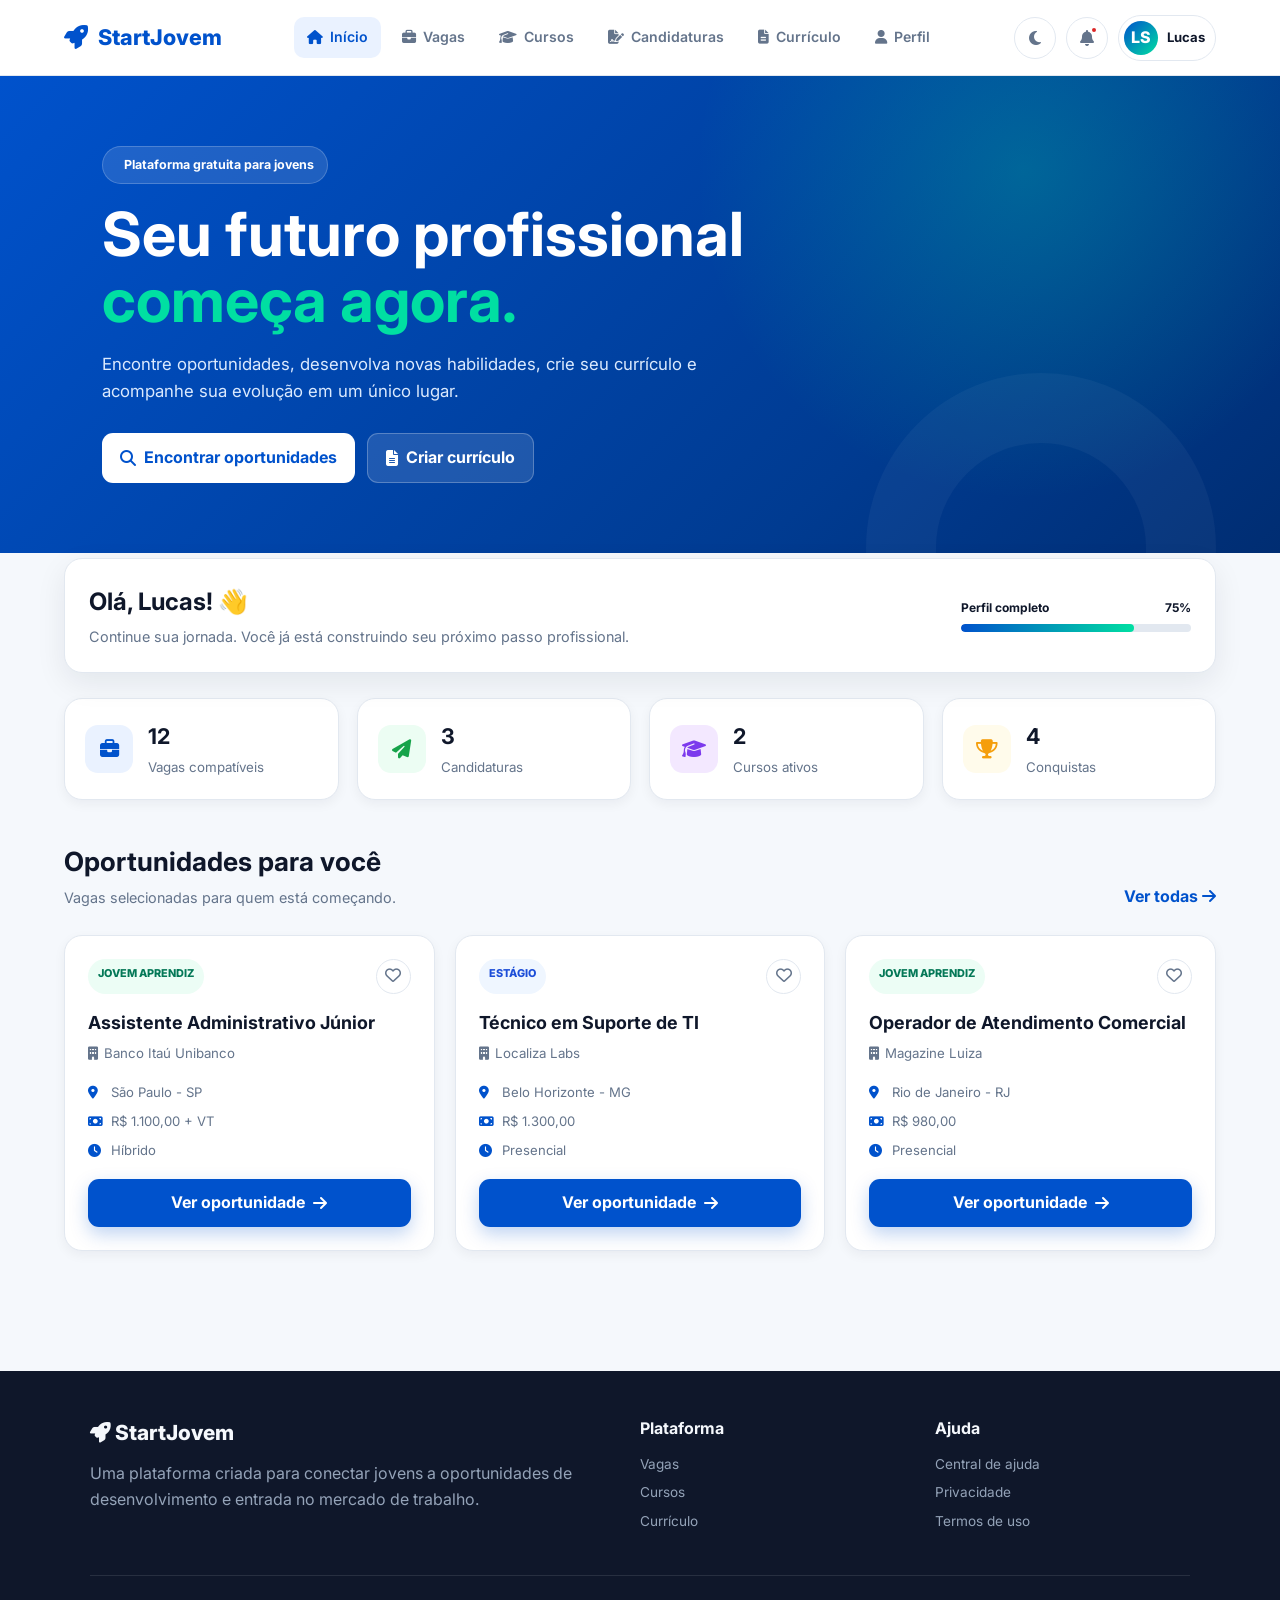
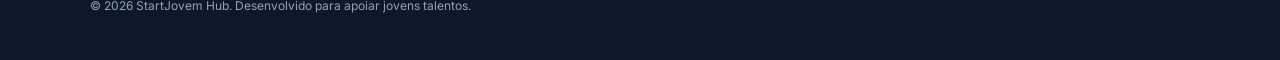
<file: index.html>
<!DOCTYPE html>
<html lang="pt-BR">

<head>

    <meta charset="UTF-8">
    <meta name="viewport" content="width=device-width, initial-scale=1.0">

    <title>StartJovem | Seu futuro começa agora</title>

    <link rel="preconnect" href="https://fonts.googleapis.com">
    <link rel="preconnect" href="https://fonts.gstatic.com" crossorigin>

    <link href="https://fonts.googleapis.com/css2?family=Inter:wght@400;500;600;700;800&display=swap" rel="stylesheet">

    <link rel="stylesheet" href="https://cdnjs.cloudflare.com/ajax/libs/font-awesome/6.5.2/css/all.min.css">

    <link rel="stylesheet" href="style.css">

</head>

<body>

    <!-- =========================================================
         HEADER
    ========================================================= -->

    <header>

        <div class="logo" onclick="navegar('home')">

            <i class="fa-solid fa-rocket"></i>

            StartJovem

        </div>

        <nav>

            <ul>

                <li>
                    <a id="menu-home" class="active-menu" onclick="navegar('home')">
                        <i class="fa-solid fa-house"></i>
                        <span>Início</span>
                    </a>
                </li>

                <li>
                    <a id="menu-vagas" onclick="navegar('vagas')">
                        <i class="fa-solid fa-briefcase"></i>
                        <span>Vagas</span>
                    </a>
                </li>

                <li>
                    <a id="menu-cursos" onclick="navegar('cursos')">
                        <i class="fa-solid fa-graduation-cap"></i>
                        <span>Cursos</span>
                    </a>
                </li>

                <li>
                    <a id="menu-candidaturas" onclick="navegar('candidaturas')">
                        <i class="fa-solid fa-file-signature"></i>
                        <span>Candidaturas</span>
                    </a>
                </li>

                <li>
                    <a id="menu-curriculo" onclick="navegar('curriculo')">
                        <i class="fa-solid fa-file-lines"></i>
                        <span>Currículo</span>
                    </a>
                </li>

                <li>
                    <a id="menu-perfil" onclick="navegar('perfil')">
                        <i class="fa-solid fa-user"></i>
                        <span>Perfil</span>
                    </a>
                </li>

            </ul>

        </nav>

        <div class="header-actions">

            <button class="icon-btn" onclick="alternarTema()" title="Alternar tema">
                <i id="theme-icon" class="fa-solid fa-moon"></i>
            </button>

            <button class="icon-btn" onclick="toggleNotificacoes()" title="Notificações">

                <i class="fa-solid fa-bell"></i>

                <span class="notification-dot"></span>

            </button>

            <div class="profile-mini" onclick="navegar('perfil')">

                <div class="avatar">
                    LS
                </div>

                <span>Lucas</span>

            </div>

        </div>

    </header>

    <!-- =========================================================
         NOTIFICAÇÕES
    ========================================================= -->

    <div class="notification-panel" id="notification-panel">

        <div class="notification-header">

            <strong>Notificações</strong>

            <button class="icon-btn" style="width:30px;height:30px;" onclick="toggleNotificacoes()">
                <i class="fa-solid fa-xmark"></i>
            </button>

        </div>

        <div class="notification" onclick="navegar('candidaturas');toggleNotificacoes()">

            <div class="notification-icon">
                <i class="fa-solid fa-file-circle-check"></i>
            </div>

            <div>

                <p>
                    Sua candidatura está em análise.
                </p>

                <small>
                    Assistente Administrativo
                </small>

            </div>

        </div>

        <div class="notification" onclick="navegar('cursos');toggleNotificacoes()">

            <div class="notification-icon">
                <i class="fa-solid fa-graduation-cap"></i>
            </div>

            <div>

                <p>
                    Novo curso disponível para você.
                </p>

                <small>
                    JavaScript e Algoritmos
                </small>

            </div>

        </div>

        <div class="notification">

            <div class="notification-icon">
                <i class="fa-solid fa-trophy"></i>
            </div>

            <div>

                <p>
                    Você está próximo de conquistar uma nova medalha!
                </p>

                <small>
                    Continue seus cursos.
                </small>

            </div>

        </div>

    </div>

    <!-- =========================================================
         HOME
    ========================================================= -->

    <div id="page-home" class="page active">

        <section class="hero">

            <div class="hero-content">

                <div class="hero-tag">

                    <i class="fa-solid fa-sparkles"></i>

                    Plataforma gratuita para jovens

                </div>

                <h1>
                    Seu futuro profissional
                    <span>começa agora.</span>
                </h1>

                <p>
                    Encontre oportunidades, desenvolva novas habilidades,
                    crie seu currículo e acompanhe sua evolução em um
                    único lugar.
                </p>

                <div class="hero-actions">

                    <button class="btn btn-white" onclick="navegar('vagas')">

                        <i class="fa-solid fa-magnifying-glass"></i>

                        Encontrar oportunidades

                    </button>

                    <button class="btn"
                        style="background:rgba(255,255,255,.12);color:white;border:1px solid rgba(255,255,255,.25)"
                        onclick="navegar('curriculo')">

                        <i class="fa-solid fa-file-lines"></i>

                        Criar currículo

                    </button>

                </div>

            </div>

            <div class="hero-shape"></div>

        </section>

        <main class="container">

            <div class="welcome-card">

                <div>

                    <h2>
                        Olá, Lucas! 👋
                    </h2>

                    <p>
                        Continue sua jornada. Você já está construindo
                        seu próximo passo profissional.
                    </p>

                </div>

                <div class="progress-mini">

                    <div class="progress-info">

                        <span>
                            Perfil completo
                        </span>

                        <strong>
                            75%
                        </strong>

                    </div>

                    <div class="progress-bar">

                        <span style="width:75%"></span>

                    </div>

                </div>

            </div>

            <div class="stats-grid">

                <div class="stat-card">

                    <div class="stat-icon">
                        <i class="fa-solid fa-briefcase"></i>
                    </div>

                    <div>

                        <strong id="stat-vagas">
                            12
                        </strong>

                        <small>
                            Vagas compatíveis
                        </small>

                    </div>

                </div>

                <div class="stat-card">

                    <div class="stat-icon">
                        <i class="fa-solid fa-paper-plane"></i>
                    </div>

                    <div>

                        <strong id="stat-candidaturas">
                            3
                        </strong>

                        <small>
                            Candidaturas
                        </small>

                    </div>

                </div>

                <div class="stat-card">

                    <div class="stat-icon">
                        <i class="fa-solid fa-graduation-cap"></i>
                    </div>

                    <div>

                        <strong>
                            2
                        </strong>

                        <small>
                            Cursos ativos
                        </small>

                    </div>

                </div>

                <div class="stat-card">

                    <div class="stat-icon">
                        <i class="fa-solid fa-trophy"></i>
                    </div>

                    <div>

                        <strong>
                            4
                        </strong>

                        <small>
                            Conquistas
                        </small>

                    </div>

                </div>

            </div>

            <section>

                <div class="section-header">

                    <div class="section-title">

                        <h2>
                            Oportunidades para você
                        </h2>

                        <p>
                            Vagas selecionadas para quem está começando.
                        </p>

                    </div>

                    <a class="section-link" onclick="navegar('vagas')">
                        Ver todas
                        <i class="fa-solid fa-arrow-right"></i>
                    </a>

                </div>

                <div class="grid">

                    <article class="card">

                        <div>

                            <div class="card-top">

                                <span class="badge badge-aprendiz">
                                    Jovem Aprendiz
                                </span>

                                <button class="favorite" onclick="favoritar(this)">
                                    <i class="fa-regular fa-heart"></i>
                                </button>

                            </div>

                            <h3>
                                Assistente Administrativo Júnior
                            </h3>

                            <p class="company">
                                <i class="fa-solid fa-building"></i>
                                Banco Itaú Unibanco
                            </p>

                            <div class="card-details">

                                <p>
                                    <i class="fa-solid fa-location-dot"></i>
                                    São Paulo - SP
                                </p>

                                <p>
                                    <i class="fa-solid fa-money-bill"></i>
                                    R$ 1.100,00 + VT
                                </p>

                                <p>
                                    <i class="fa-solid fa-clock"></i>
                                    Híbrido
                                </p>

                            </div>

                        </div>

                        <button class="btn btn-primary" onclick="verVaga(
                                'Assistente Administrativo Júnior',
                                'Banco Itaú Unibanco',
                                'São Paulo - SP',
                                'R$ 1.100,00 + VT'
                            )">
                            Ver oportunidade
                            <i class="fa-solid fa-arrow-right"></i>
                        </button>

                    </article>

                    <article class="card">

                        <div>

                            <div class="card-top">

                                <span class="badge badge-estagio">
                                    Estágio
                                </span>

                                <button class="favorite" onclick="favoritar(this)">
                                    <i class="fa-regular fa-heart"></i>
                                </button>

                            </div>

                            <h3>
                                Técnico em Suporte de TI
                            </h3>

                            <p class="company">
                                <i class="fa-solid fa-building"></i>
                                Localiza Labs
                            </p>

                            <div class="card-details">

                                <p>
                                    <i class="fa-solid fa-location-dot"></i>
                                    Belo Horizonte - MG
                                </p>

                                <p>
                                    <i class="fa-solid fa-money-bill"></i>
                                    R$ 1.300,00
                                </p>

                                <p>
                                    <i class="fa-solid fa-clock"></i>
                                    Presencial
                                </p>

                            </div>

                        </div>

                        <button class="btn btn-primary" onclick="verVaga(
                                'Técnico em Suporte de TI',
                                'Localiza Labs',
                                'Belo Horizonte - MG',
                                'R$ 1.300,00'
                            )">
                            Ver oportunidade
                            <i class="fa-solid fa-arrow-right"></i>
                        </button>

                    </article>

                    <article class="card">

                        <div>

                            <div class="card-top">

                                <span class="badge badge-aprendiz">
                                    Jovem Aprendiz
                                </span>

                                <button class="favorite" onclick="favoritar(this)">
                                    <i class="fa-regular fa-heart"></i>
                                </button>

                            </div>

                            <h3>
                                Operador de Atendimento Comercial
                            </h3>

                            <p class="company">
                                <i class="fa-solid fa-building"></i>
                                Magazine Luiza
                            </p>

                            <div class="card-details">

                                <p>
                                    <i class="fa-solid fa-location-dot"></i>
                                    Rio de Janeiro - RJ
                                </p>

                                <p>
                                    <i class="fa-solid fa-money-bill"></i>
                                    R$ 980,00
                                </p>

                                <p>
                                    <i class="fa-solid fa-clock"></i>
                                    Presencial
                                </p>

                            </div>

                        </div>

                        <button class="btn btn-primary" onclick="verVaga(
                                'Operador de Atendimento Comercial',
                                'Magazine Luiza',
                                'Rio de Janeiro - RJ',
                                'R$ 980,00'
                            )">
                            Ver oportunidade
                            <i class="fa-solid fa-arrow-right"></i>
                        </button>

                    </article>

                </div>

            </section>

        </main>

    </div>

    <!-- =========================================================
         VAGAS
    ========================================================= -->

    <div id="page-vagas" class="page">

        <main class="container">

            <div class="section-header">

                <div class="section-title">

                    <h2>
                        Mural de oportunidades
                    </h2>

                    <p>
                        Encontre vagas de acordo com seus interesses.
                    </p>

                </div>

                <span id="contador-vagas" style="color:var(--gray);font-size:.85rem;">
                    6 oportunidades
                </span>

            </div>

            <div class="search-panel">

                <div class="input-wrapper">

                    <i class="fa-solid fa-magnifying-glass"></i>

                    <input id="busca-vaga" type="text" placeholder="Cargo, empresa ou palavra-chave..."
                        oninput="filtrarVagas()">

                </div>

                <select id="filtro-tipo" onchange="filtrarVagas()">

                    <option value="">
                        Todos os tipos
                    </option>

                    <option value="aprendiz">
                        Jovem Aprendiz
                    </option>

                    <option value="estagio">
                        Estágio
                    </option>

                </select>

                <select id="filtro-local" onchange="filtrarVagas()">

                    <option value="">
                        Todas as localidades
                    </option>

                    <option value="São Paulo">
                        São Paulo
                    </option>

                    <option value="Belo Horizonte">
                        Belo Horizonte
                    </option>

                    <option value="Rio de Janeiro">
                        Rio de Janeiro
                    </option>

                    <option value="Recife">
                        Recife
                    </option>

                </select>

                <button class="btn btn-primary" onclick="limparFiltros()">
                    Limpar
                </button>

            </div>

            <div class="grid" id="lista-vagas">

                <article class="card vaga-card" data-tipo="aprendiz" data-local="São Paulo"
                    data-search="assistente administrativo itaú banco">

                    <div>

                        <div class="card-top">

                            <span class="badge badge-aprendiz">
                                Jovem Aprendiz
                            </span>

                            <button class="favorite" onclick="favoritar(this)">
                                <i class="fa-regular fa-heart"></i>
                            </button>

                        </div>

                        <h3>
                            Assistente Administrativo Júnior
                        </h3>

                        <p class="company">
                            Banco Itaú Unibanco
                        </p>

                        <div class="card-details">

                            <p>
                                <i class="fa-solid fa-location-dot"></i>
                                São Paulo - SP
                            </p>

                            <p>
                                <i class="fa-solid fa-money-bill"></i>
                                R$ 1.100,00 + VT
                            </p>

                        </div>

                    </div>

                    <button class="btn btn-primary" onclick="verVaga(
                            'Assistente Administrativo Júnior',
                            'Banco Itaú Unibanco',
                            'São Paulo - SP',
                            'R$ 1.100,00 + VT'
                        )">
                        Visualizar
                    </button>

                </article>

                <article class="card vaga-card" data-tipo="estagio" data-local="Belo Horizonte"
                    data-search="suporte ti tecnologia localiza">

                    <div>

                        <div class="card-top">

                            <span class="badge badge-estagio">
                                Estágio
                            </span>

                            <button class="favorite" onclick="favoritar(this)">
                                <i class="fa-regular fa-heart"></i>
                            </button>

                        </div>

                        <h3>
                            Técnico em Suporte de TI
                        </h3>

                        <p class="company">
                            Localiza Labs
                        </p>

                        <div class="card-details">

                            <p>
                                <i class="fa-solid fa-location-dot"></i>
                                Belo Horizonte - MG
                            </p>

                            <p>
                                <i class="fa-solid fa-money-bill"></i>
                                R$ 1.300,00
                            </p>

                        </div>

                    </div>

                    <button class="btn btn-primary" onclick="verVaga(
                            'Técnico em Suporte de TI',
                            'Localiza Labs',
                            'Belo Horizonte - MG',
                            'R$ 1.300,00'
                        )">
                        Visualizar
                    </button>

                </article>

                <article class="card vaga-card" data-tipo="aprendiz" data-local="Rio de Janeiro"
                    data-search="operador atendimento comercial magazine luiza">

                    <div>

                        <div class="card-top">

                            <span class="badge badge-aprendiz">
                                Jovem Aprendiz
                            </span>

                            <button class="favorite" onclick="favoritar(this)">
                                <i class="fa-regular fa-heart"></i>
                            </button>

                        </div>

                        <h3>
                            Operador de Atendimento Comercial
                        </h3>

                        <p class="company">
                            Magazine Luiza
                        </p>

                        <div class="card-details">

                            <p>
                                <i class="fa-solid fa-location-dot"></i>
                                Rio de Janeiro - RJ
                            </p>

                            <p>
                                <i class="fa-solid fa-money-bill"></i>
                                R$ 980,00
                            </p>

                        </div>

                    </div>

                    <button class="btn btn-primary" onclick="verVaga(
                            'Operador de Atendimento Comercial',
                            'Magazine Luiza',
                            'Rio de Janeiro - RJ',
                            'R$ 980,00'
                        )">
                        Visualizar
                    </button>

                </article>

                <article class="card vaga-card" data-tipo="estagio" data-local="Recife"
                    data-search="desenvolvedor web programação javascript">

                    <div>

                        <div class="card-top">

                            <span class="badge badge-estagio">
                                Estágio
                            </span>

                            <button class="favorite" onclick="favoritar(this)">
                                <i class="fa-regular fa-heart"></i>
                            </button>

                        </div>

                        <h3>
                            Estagiário de Desenvolvimento Web
                        </h3>

                        <p class="company">
                            Tech Nordeste
                        </p>

                        <div class="card-details">

                            <p>
                                <i class="fa-solid fa-location-dot"></i>
                                Recife - PE
                            </p>

                            <p>
                                <i class="fa-solid fa-money-bill"></i>
                                R$ 1.450,00
                            </p>

                        </div>

                    </div>

                    <button class="btn btn-primary" onclick="verVaga(
                            'Estagiário de Desenvolvimento Web',
                            'Tech Nordeste',
                            'Recife - PE',
                            'R$ 1.450,00'
                        )">
                        Visualizar
                    </button>

                </article>

                <article class="card vaga-card" data-tipo="aprendiz" data-local="São Paulo"
                    data-search="marketing social media aprendiz">

                    <div>

                        <div class="card-top">

                            <span class="badge badge-aprendiz">
                                Jovem Aprendiz
                            </span>

                            <button class="favorite" onclick="favoritar(this)">
                                <i class="fa-regular fa-heart"></i>
                            </button>

                        </div>

                        <h3>
                            Assistente de Marketing
                        </h3>

                        <p class="company">
                            Agência Criativa
                        </p>

                        <div class="card-details">

                            <p>
                                <i class="fa-solid fa-location-dot"></i>
                                São Paulo - SP
                            </p>

                            <p>
                                <i class="fa-solid fa-money-bill"></i>
                                R$ 1.050,00
                            </p>

                        </div>

                    </div>

                    <button class="btn btn-primary" onclick="verVaga(
                            'Assistente de Marketing',
                            'Agência Criativa',
                            'São Paulo - SP',
                            'R$ 1.050,00'
                        )">
                        Visualizar
                    </button>

                </article>

                <article class="card vaga-card" data-tipo="estagio" data-local="Recife"
                    data-search="designer ux ui design">

                    <div>

                        <div class="card-top">

                            <span class="badge badge-estagio">
                                Estágio
                            </span>

                            <button class="favorite" onclick="favoritar(this)">
                                <i class="fa-regular fa-heart"></i>
                            </button>

                        </div>

                        <h3>
                            Estagiário de UX/UI Design
                        </h3>

                        <p class="company">
                            Studio Digital
                        </p>

                        <div class="card-details">

                            <p>
                                <i class="fa-solid fa-location-dot"></i>
                                Recife - PE
                            </p>

                            <p>
                                <i class="fa-solid fa-money-bill"></i>
                                R$ 1.250,00
                            </p>

                        </div>

                    </div>

                    <button class="btn btn-primary" onclick="verVaga(
                            'Estagiário de UX/UI Design',
                            'Studio Digital',
                            'Recife - PE',
                            'R$ 1.250,00'
                        )">
                        Visualizar
                    </button>

                </article>

            </div>

        </main>

    </div>

    <!-- =========================================================
         DETALHE DA VAGA
    ========================================================= -->

    <div id="page-vaga-detalhe" class="page">

        <main class="container">

            <button class="btn" onclick="navegar('vagas')" style="margin-bottom:20px;">
                <i class="fa-solid fa-arrow-left"></i>
                Voltar para vagas
            </button>

            <section class="vaga-detalhe-box">

                <div class="vaga-header">

                    <div>

                        <span class="badge badge-estagio">
                            Inscrições abertas
                        </span>

                        <h2 id="detalhe-vaga-titulo">
                            Título da vaga
                        </h2>

                        <p id="detalhe-vaga-empresa">
                            Empresa
                        </p>

                    </div>

                    <button class="btn btn-primary" onclick="candidatar()">
                        <i class="fa-solid fa-paper-plane"></i>
                        Candidatar-se
                    </button>

                </div>

                <div class="vaga-info-grid">

                    <div class="info-box">

                        <small>
                            Local
                        </small>

                        <strong id="detalhe-vaga-local">
                            -
                        </strong>

                    </div>

                    <div class="info-box">

                        <small>
                            Remuneração
                        </small>

                        <strong id="detalhe-vaga-salario">
                            -
                        </strong>

                    </div>

                    <div class="info-box">

                        <small>
                            Modalidade
                        </small>

                        <strong>
                            A definir pela empresa
                        </strong>

                    </div>

                </div>

                <div class="vaga-conteudo">

                    <h3>
                        <i class="fa-solid fa-circle-info"></i>
                        Sobre a oportunidade
                    </h3>

                    <p>
                        Esta oportunidade foi cadastrada para jovens
                        que desejam iniciar ou desenvolver sua experiência
                        profissional.
                    </p>

                    <h3>
                        <i class="fa-solid fa-list-check"></i>
                        Atividades
                    </h3>

                    <ul>

                        <li>
                            Apoio às atividades administrativas.
                        </li>

                        <li>
                            Organização de documentos e informações.
                        </li>

                        <li>
                            Utilização de ferramentas digitais.
                        </li>

                        <li>
                            Atendimento e suporte à equipe.
                        </li>

                    </ul>

                    <h3>
                        <i class="fa-solid fa-graduation-cap"></i>
                        Requisitos
                    </h3>

                    <ul>

                        <li>
                            Estar estudando ou ter formação compatível.
                        </li>

                        <li>
                            Interesse em desenvolvimento profissional.
                        </li>

                        <li>
                            Conhecimentos básicos de informática.
                        </li>

                    </ul>

                </div>

            </section>

        </main>

    </div>

    <!-- =========================================================
         CURSOS
    ========================================================= -->

    <div id="page-cursos" class="page">

        <main class="container">

            <div class="section-header">

                <div class="section-title">

                    <h2>
                        Centro de capacitação
                    </h2>

                    <p>
                        Aprenda novas habilidades gratuitamente.
                    </p>

                </div>

            </div>

            <div class="grid">

                <article class="card">

                    <div>

                        <span class="badge badge-curso">
                            Tecnologia
                        </span>

                        <h3>
                            Desenvolvimento Web
                        </h3>

                        <p class="company">
                            StartJovem Academy
                        </p>

                        <div class="card-details">

                            <p>
                                <i class="fa-solid fa-clock"></i>
                                20 horas
                            </p>

                            <p>
                                <i class="fa-solid fa-certificate"></i>
                                Certificado
                            </p>

                        </div>

                        <div class="course-progress">

                            <div class="course-progress-top">

                                <span>
                                    Progresso
                                </span>

                                <strong>
                                    65%
                                </strong>

                            </div>

                            <div class="progress-bar">

                                <span style="width:65%"></span>

                            </div>

                        </div>

                    </div>

                    <button class="btn btn-secondary" onclick="verCurso(
                            'Desenvolvimento Web',
                            'StartJovem Academy'
                        )">
                        Continuar curso
                    </button>

                </article>

                <article class="card">

                    <div>

                        <span class="badge badge-curso">
                            Gestão
                        </span>

                        <h3>
                            Excel para o mercado de trabalho
                        </h3>

                        <p class="company">
                            Fundação Bradesco Virtual
                        </p>

                        <div class="card-details">

                            <p>
                                <i class="fa-solid fa-clock"></i>
                                15 horas
                            </p>

                            <p>
                                <i class="fa-solid fa-certificate"></i>
                                Certificado
                            </p>

                        </div>

                        <div class="course-progress">

                            <div class="course-progress-top">

                                <span>
                                    Progresso
                                </span>

                                <strong>
                                    25%
                                </strong>

                            </div>

                            <div class="progress-bar">

                                <span style="width:25%"></span>

                            </div>

                        </div>

                    </div>

                    <button class="btn btn-secondary" onclick="verCurso(
                            'Excel para o mercado de trabalho',
                            'Fundação Bradesco Virtual'
                        )">
                        Continuar curso
                    </button>

                </article>

                <article class="card">

                    <div>

                        <span class="badge badge-curso">
                            Carreira
                        </span>

                        <h3>
                            Comunicação profissional
                        </h3>

                        <p class="company">
                            StartJovem Academy
                        </p>

                        <div class="card-details">

                            <p>
                                <i class="fa-solid fa-clock"></i>
                                8 horas
                            </p>

                            <p>
                                <i class="fa-solid fa-certificate"></i>
                                Certificado
                            </p>

                        </div>

                    </div>

                    <button class="btn btn-secondary" onclick="verCurso(
                            'Comunicação profissional',
                            'StartJovem Academy'
                        )">
                        Começar curso
                    </button>

                </article>

            </div>

        </main>

    </div>

    <!-- =========================================================
         PLAYER
    ========================================================= -->

    <div id="page-curso-player" class="page">

        <main class="container">

            <button class="btn" onclick="navegar('cursos')" style="margin-bottom:20px;">
                <i class="fa-solid fa-arrow-left"></i>
                Voltar aos cursos
            </button>

            <div class="section-header">

                <div class="section-title">

                    <h2 id="player-curso-titulo">
                        Nome do curso
                    </h2>

                    <p id="player-curso-escola">
                        Instituição
                    </p>

                </div>

            </div>

            <div class="curso-container">

                <div>

                    <div class="video-player" onclick="aulaConcluida()">

                        <i class="fa-solid fa-circle-play"></i>

                        <p>
                            Clique para iniciar a aula
                        </p>

                    </div>

                    <div style="
                        background:var(--white);
                        border:1px solid var(--border);
                        border-radius:16px;
                        padding:20px;
                        margin-top:15px;
                        ">

                        <strong>
                            Progresso do curso
                        </strong>

                        <div class="progress-bar" style="margin-top:10px;">

                            <span id="player-progress" style="width:65%"></span>

                        </div>

                    </div>

                </div>

                <aside class="playlist">

                    <h4>
                        Conteúdo do curso
                    </h4>

                    <div class="aula-item assistida">

                        <i class="fa-solid fa-circle-check"></i>

                        Módulo 01: Introdução

                    </div>

                    <div class="aula-item">

                        <i class="fa-solid fa-circle-play"></i>

                        Módulo 02: Fundamentos

                    </div>

                    <div class="aula-item">

                        <i class="fa-solid fa-circle-play"></i>

                        Módulo 03: Projeto prático

                    </div>

                    <div class="aula-item">

                        <i class="fa-solid fa-circle-play"></i>

                        Módulo 04: Avaliação

                    </div>

                    <div class="aula-item">

                        <i class="fa-solid fa-certificate"></i>

                        Certificado

                    </div>

                </aside>

            </div>

        </main>

    </div>

    <!-- =========================================================
         CANDIDATURAS
    ========================================================= -->

    <div id="page-candidaturas" class="page">

        <main class="container">

            <div class="section-header">

                <div class="section-title">

                    <h2>
                        Minhas candidaturas
                    </h2>

                    <p>
                        Acompanhe cada etapa dos processos seletivos.
                    </p>

                </div>

            </div>

            <div class="application-card">

                <div>

                    <span class="badge badge-aprendiz">
                        Jovem Aprendiz
                    </span>

                    <h3 style="margin-top:8px;">
                        Assistente Administrativo Júnior
                    </h3>

                    <p class="application-company">
                        Banco Itaú Unibanco • São Paulo - SP
                    </p>

                </div>

                <span class="status status-analysis">
                    Em análise
                </span>

            </div>

            <div class="application-card">

                <div>

                    <span class="badge badge-estagio">
                        Estágio
                    </span>

                    <h3 style="margin-top:8px;">
                        Técnico em Suporte de TI
                    </h3>

                    <p class="application-company">
                        Localiza Labs • Belo Horizonte - MG
                    </p>

                </div>

                <span class="status status-interview">
                    Entrevista
                </span>

            </div>

            <div class="application-card">

                <div>

                    <span class="badge badge-aprendiz">
                        Jovem Aprendiz
                    </span>

                    <h3 style="margin-top:8px;">
                        Operador de Atendimento
                    </h3>

                    <p class="application-company">
                        Magazine Luiza • Rio de Janeiro - RJ
                    </p>

                </div>

                <span class="status status-approved">
                    Aprovada
                </span>

            </div>

        </main>

    </div>

    <!-- =========================================================
         CURRÍCULO
    ========================================================= -->

    <div id="page-curriculo" class="page">

        <main class="container">

            <div class="section-header">

                <div class="section-title">

                    <h2>
                        Criador de currículo
                    </h2>

                    <p>
                        Preencha seus dados e veja o resultado em tempo real.
                    </p>

                </div>

            </div>

            <div class="gerador-container">

                <form class="formulario" onsubmit="event.preventDefault()">

                    <div class="form-group">

                        <label>
                            Nome completo
                        </label>

                        <input id="in-nome" type="text" placeholder="Ex: Lucas Henrique Souza" oninput="atualizarCV()">

                    </div>

                    <div class="form-group">

                        <label>
                            E-mail
                        </label>

                        <input id="in-email" type="email" placeholder="lucas@email.com" oninput="atualizarCV()">

                    </div>

                    <div class="form-group">

                        <label>
                            Telefone
                        </label>

                        <input id="in-tel" type="tel" placeholder="(81) 99999-9999" oninput="atualizarCV()">

                    </div>

                    <div class="form-group">

                        <label>
                            Cidade
                        </label>

                        <input id="in-cidade" type="text" placeholder="Sua cidade" oninput="atualizarCV()">

                    </div>

                    <div class="form-group">

                        <label>
                            Formação
                        </label>

                        <input id="in-escola" type="text" placeholder="Ensino Médio - 2º ano" oninput="atualizarCV()">

                    </div>

                    <div class="form-group">

                        <label>
                            Objetivo profissional
                        </label>

                        <textarea id="in-objetivo" rows="4" placeholder="Descreva seu objetivo..."
                            oninput="atualizarCV()"></textarea>

                    </div>

                    <div class="form-group">

                        <label>
                            Habilidades
                        </label>

                        <textarea id="in-hab" rows="4" placeholder="Ex: HTML, CSS, comunicação..."
                            oninput="atualizarCV()"></textarea>

                    </div>

                    <button class="btn btn-primary" style="width:100%;" onclick="window.print()">

                        <i class="fa-solid fa-print"></i>

                        Exportar / Imprimir PDF

                    </button>

                </form>

                <section class="preview-cv" id="curriculo-preview">

                    <div class="cv-header">

                        <h2 id="cv-nome">
                            SEU NOME COMPLETO
                        </h2>

                        <p>

                            <i class="fa-solid fa-envelope"></i>

                            <span id="cv-email">
                                contato@seuprovedor.com
                            </span>

                            &nbsp; | &nbsp;

                            <i class="fa-solid fa-phone"></i>

                            <span id="cv-tel">
                                (00) 00000-0000
                            </span>

                            &nbsp; | &nbsp;

                            <span id="cv-cidade">
                                Sua cidade
                            </span>

                        </p>

                    </div>

                    <div class="cv-secao">

                        <h4>
                            Objetivo profissional
                        </h4>

                        <p id="cv-objetivo">
                            Insira seu objetivo profissional no painel
                            ao lado.
                        </p>

                    </div>

                    <div class="cv-secao">

                        <h4>
                            Formação
                        </h4>

                        <p id="cv-escola">
                            Informação acadêmica em aberto.
                        </p>

                    </div>

                    <div class="cv-secao">

                        <h4>
                            Competências
                        </h4>

                        <p id="cv-hab">
                            Indique suas competências técnicas e
                            comportamentais.
                        </p>

                    </div>

                </section>

            </div>

        </main>

    </div>

    <!-- =========================================================
         PERFIL
    ========================================================= -->

    <div id="page-perfil" class="page">

        <main class="container">

            <div class="section-header">

                <div class="section-title">

                    <h2>
                        Meu perfil
                    </h2>

                    <p>
                        Gerencie suas informações e acompanhe seu progresso.
                    </p>

                </div>

            </div>

            <div class="profile-layout">

                <aside class="profile-card">

                    <div class="profile-avatar">
                        LS
                    </div>

                    <h3>
                        Lucas Henrique
                    </h3>

                    <p>
                        Jovem em desenvolvimento profissional
                    </p>

                    <div class="profile-menu">

                        <button>
                            <i class="fa-solid fa-user"></i>
                            Informações pessoais
                        </button>

                        <button>
                            <i class="fa-solid fa-bell"></i>
                            Notificações
                        </button>

                        <button>
                            <i class="fa-solid fa-lock"></i>
                            Segurança
                        </button>

                    </div>

                </aside>

                <section class="profile-content">

                    <h3>
                        Informações do perfil
                    </h3>

                    <p style="
                        color:var(--gray);
                        margin:5px 0 25px;
                        ">
                        Essas informações ajudam a plataforma a
                        apresentar oportunidades mais relevantes.
                    </p>

                    <div class="form-group">

                        <label>
                            Nome
                        </label>

                        <input type="text" value="Lucas Henrique">

                    </div>

                    <div class="form-group">

                        <label>
                            E-mail
                        </label>

                        <input type="email" value="lucas@email.com">

                    </div>

                    <div class="form-group">

                        <label>
                            Área de interesse
                        </label>

                        <select>

                            <option>
                                Tecnologia
                            </option>

                            <option>
                                Administração
                            </option>

                            <option>
                                Marketing
                            </option>

                            <option>
                                Design
                            </option>

                        </select>

                    </div>

                    <button class="btn btn-primary" onclick="mostrarToast('Perfil atualizado com sucesso!')">
                        <i class="fa-solid fa-check"></i>
                        Salvar alterações
                    </button>

                </section>

            </div>

        </main>

    </div>

    <!-- =========================================================
         FOOTER
    ========================================================= -->

    <footer>

        <div class="footer-grid">

            <div>

                <div class="footer-logo">

                    <i class="fa-solid fa-rocket"></i>

                    StartJovem

                </div>

                <p>
                    Uma plataforma criada para conectar jovens
                    a oportunidades de desenvolvimento e entrada
                    no mercado de trabalho.
                </p>

            </div>

            <div>

                <h4>
                    Plataforma
                </h4>

                <a onclick="navegar('vagas')">
                    Vagas
                </a>

                <a onclick="navegar('cursos')">
                    Cursos
                </a>

                <a onclick="navegar('curriculo')">
                    Currículo
                </a>

            </div>

            <div>

                <h4>
                    Ajuda
                </h4>

                <a>
                    Central de ajuda
                </a>

                <a>
                    Privacidade
                </a>

                <a>
                    Termos de uso
                </a>

            </div>

        </div>

        <div class="footer-bottom">

            © 2026 StartJovem Hub.
            Desenvolvido para apoiar jovens talentos.

        </div>

    </footer>

    <div id="toast-container"></div>

</body>

<script src="java.js"></script>

</html>
</file>
<file: style.css>
/* =========================================================
    RESET
========================================================= */

* {
    margin: 0;
    padding: 0;
    box-sizing: border-box;
}

:root {

    --primary: #0052cc;
    --primary-dark: #003b91;
    --primary-light: #eaf2ff;

    --secondary: #00dfa2;
    --secondary-dark: #00b985;

    --dark: #0f172a;
    --dark-2: #1e293b;

    --light: #f5f8fc;
    --white: #ffffff;

    --gray: #64748b;
    --gray-light: #94a3b8;
    --border: #e2e8f0;

    --green: #16a34a;
    --yellow: #f59e0b;
    --red: #dc2626;
    --purple: #7c3aed;

    --shadow-sm: 0 4px 12px rgba(15, 23, 42, .05);
    --shadow: 0 10px 30px rgba(15, 23, 42, .08);
    --shadow-lg: 0 20px 50px rgba(15, 23, 42, .12);

    --radius: 18px;

    --header-height: 76px;
}

body.dark {

    --light: #0b1220;
    --white: #111c2d;

    --dark: #f8fafc;
    --dark-2: #e2e8f0;

    --gray: #a9b5c6;
    --gray-light: #7d8ba0;

    --border: #263449;

    --shadow-sm: 0 4px 12px rgba(0, 0, 0, .2);
    --shadow: 0 10px 30px rgba(0, 0, 0, .25);
}

html {
    scroll-behavior: smooth;
}

body {
    font-family: 'Inter', sans-serif;
    background: var(--light);
    color: var(--dark);
    line-height: 1.6;
    min-height: 100vh;
}

button,
input,
textarea,
select {
    font: inherit;
}

button {
    cursor: pointer;
}

a {
    text-decoration: none;
}

/* =========================================================
    SPA
========================================================= */

.page {
    display: none;
    min-height: 70vh;
    animation: pageIn .35s ease;
}

.page.active {
    display: block;
}

@keyframes pageIn {

    from {
        opacity: 0;
        transform: translateY(8px);
    }

    to {
        opacity: 1;
        transform: translateY(0);
    }

}

/* =========================================================
    HEADER
========================================================= */

header {

    height: var(--header-height);

    position: sticky;
    top: 0;
    z-index: 1000;

    background: rgba(255, 255, 255, .92);

    backdrop-filter: blur(16px);

    border-bottom: 1px solid var(--border);

    display: flex;
    align-items: center;
    justify-content: space-between;

    padding: 0 5%;
}

body.dark header {
    background: rgba(17, 28, 45, .92);
}

.logo {

    display: flex;
    align-items: center;
    gap: 10px;

    color: var(--primary);

    font-size: 1.35rem;
    font-weight: 800;

    cursor: pointer;
}

.logo i {
    font-size: 1.5rem;
}

nav ul {

    display: flex;
    align-items: center;
    gap: 8px;

    list-style: none;
}

nav a {

    display: flex;
    align-items: center;
    gap: 7px;

    padding: 9px 13px;

    border-radius: 10px;

    color: var(--gray);

    font-size: .88rem;
    font-weight: 600;

    cursor: pointer;

    transition: .2s;
}

nav a:hover,
nav a.active-menu {

    color: var(--primary);
    background: var(--primary-light);
}

.header-actions {

    display: flex;
    align-items: center;
    gap: 10px;
}

.icon-btn {

    width: 42px;
    height: 42px;

    border: 1px solid var(--border);
    border-radius: 50%;

    background: var(--white);
    color: var(--gray);

    display: grid;
    place-items: center;

    position: relative;

    transition: .2s;
}

.icon-btn:hover {

    color: var(--primary);
    border-color: var(--primary);
    transform: translateY(-2px);
}

.notification-dot {

    position: absolute;

    width: 8px;
    height: 8px;

    border-radius: 50%;

    background: var(--red);

    top: 8px;
    right: 9px;

    border: 2px solid var(--white);
}

.profile-mini {

    display: flex;
    align-items: center;
    gap: 9px;

    padding: 5px 10px 5px 5px;

    border: 1px solid var(--border);
    border-radius: 50px;

    cursor: pointer;
}

.avatar {

    width: 34px;
    height: 34px;

    border-radius: 50%;

    display: grid;
    place-items: center;

    background: linear-gradient(135deg,
            var(--primary),
            var(--secondary));

    color: white;

    font-weight: 800;
}

.profile-mini span {
    font-size: .82rem;
    font-weight: 700;
}

/* =========================================================
    CONTAINER
========================================================= */

.container {

    width: min(1400px, 90%);
    margin: auto;

    padding: 40px 0 70px;
}

/* =========================================================
    HERO
========================================================= */

.hero {

    position: relative;
    overflow: hidden;

    min-height: 390px;

    display: flex;
    align-items: center;

    padding: 70px 8%;

    color: white;

    background:
        radial-gradient(circle at 80% 20%,
            rgba(0, 223, 162, .25),
            transparent 30%),
        linear-gradient(135deg,
            #0052cc,
            #003b91 70%,
            #002d72);
}

.hero-content {
    max-width: 750px;
    position: relative;
    z-index: 2;
}

.hero-tag {

    display: inline-flex;
    align-items: center;
    gap: 8px;

    padding: 8px 13px;

    border-radius: 50px;

    background: rgba(255, 255, 255, .12);

    border: 1px solid rgba(255, 255, 255, .2);

    font-size: .78rem;
    font-weight: 700;

    margin-bottom: 18px;
}

.hero h1 {

    font-size: clamp(2.1rem, 5vw, 3.8rem);
    line-height: 1.08;

    margin-bottom: 18px;
}

.hero h1 span {
    color: var(--secondary);
}

.hero p {

    max-width: 650px;

    color: #dbeafe;

    font-size: 1.05rem;

    margin-bottom: 28px;
}

.hero-actions {

    display: flex;
    flex-wrap: wrap;
    gap: 12px;
}

.hero-shape {

    position: absolute;

    width: 350px;
    height: 350px;

    border: 70px solid rgba(255, 255, 255, .04);

    border-radius: 50%;

    right: 5%;
    bottom: -170px;
}

/* =========================================================
    BUTTONS
========================================================= */

.btn {

    border: none;

    min-height: 44px;

    padding: 11px 18px;

    border-radius: 11px;

    background: #eef2f7;
    color: var(--dark);

    font-weight: 700;

    display: inline-flex;
    align-items: center;
    justify-content: center;
    gap: 8px;

    transition: .2s;
}

.btn:hover {
    transform: translateY(-2px);
    cursor: pointer;
}

.btn-primary {

    background: var(--primary);
    color: white;

    box-shadow: 0 7px 18px rgba(0, 82, 204, .25);
}

.btn-primary:hover {
    background: var(--primary-dark);
}

.btn-secondary {

    background: var(--secondary);
    color: #063b2d;
}

.btn-outline {

    background: transparent;

    color: var(--primary);

    border: 1px solid var(--primary);
}

.btn-white {

    background: white;
    color: var(--primary);
}

/* =========================================================
    DASHBOARD
========================================================= */

.welcome-card {

    margin-top: -35px;

    position: relative;
    z-index: 5;

    background: var(--white);

    border: 1px solid var(--border);

    border-radius: var(--radius);

    box-shadow: var(--shadow);

    padding: 24px;

    display: flex;
    justify-content: space-between;
    align-items: center;

    gap: 20px;
}

.welcome-card h2 {
    margin-bottom: 4px;
}

.welcome-card p {
    color: var(--gray);
    font-size: .9rem;
}

.progress-mini {
    width: 230px;
}

.progress-info {

    display: flex;
    justify-content: space-between;

    font-size: .75rem;
    font-weight: 700;

    margin-bottom: 7px;
}

.progress-bar {

    height: 8px;

    border-radius: 50px;

    background: #e2e8f0;

    overflow: hidden;
}

.progress-bar span {

    display: block;

    height: 100%;

    background: linear-gradient(90deg,
            var(--primary),
            var(--secondary));

    border-radius: inherit;
}

/* =========================================================
    STATS
========================================================= */

.stats-grid {

    display: grid;

    grid-template-columns:
        repeat(4, 1fr);

    gap: 18px;

    margin: 25px 0 40px;
}

.stat-card {

    background: var(--white);

    border: 1px solid var(--border);

    border-radius: var(--radius);

    padding: 20px;

    display: flex;
    align-items: center;

    gap: 15px;

    box-shadow: var(--shadow-sm);
}

.stat-icon {

    width: 48px;
    height: 48px;

    border-radius: 13px;

    display: grid;
    place-items: center;

    background: var(--primary-light);

    color: var(--primary);

    font-size: 1.2rem;
}

.stat-card:nth-child(2) .stat-icon {
    color: var(--green);
    background: #ecfdf3;
}

.stat-card:nth-child(3) .stat-icon {
    color: var(--purple);
    background: #f3e8ff;
}

.stat-card:nth-child(4) .stat-icon {
    color: var(--yellow);
    background: #fffbeb;
}

.stat-card strong {

    display: block;

    font-size: 1.35rem;
}

.stat-card small {
    color: var(--gray);
}

/* =========================================================
    SECTION HEADER
========================================================= */

.section-header {

    margin-bottom: 25px;

    display: flex;
    align-items: flex-end;
    justify-content: space-between;

    gap: 20px;
}

.section-title h2 {
    font-size: 1.65rem;
    margin-bottom: 4px;
}

.section-title p {
    color: var(--gray);
    font-size: .9rem;
}

.section-link {

    color: var(--primary);

    font-weight: 700;

    cursor: pointer;
}

/* =========================================================
    CARDS
========================================================= */

.grid {

    display: grid;

    grid-template-columns:
        repeat(auto-fit, minmax(290px, 1fr));

    gap: 20px;
}

.card {

    background: var(--white);

    border: 1px solid var(--border);

    border-radius: var(--radius);

    padding: 23px;

    box-shadow: var(--shadow-sm);

    transition: .25s;

    display: flex;
    flex-direction: column;

    min-height: 280px;
}

.card:hover {

    transform: translateY(-5px);

    box-shadow: var(--shadow);
}

.card-top {

    display: flex;
    justify-content: space-between;

    gap: 15px;
}

.badge {

    display: inline-flex;

    padding: 6px 10px;

    border-radius: 50px;

    font-size: .68rem;

    font-weight: 800;

    text-transform: uppercase;
}

.badge-estagio {

    background: #eff6ff;
    color: #1d4ed8;
}

.badge-aprendiz {

    background: #ecfdf5;
    color: #047857;
}

.badge-curso {

    background: #f0fdf4;
    color: #166534;
}

.favorite {

    width: 35px;
    height: 35px;

    border: 1px solid var(--border);

    border-radius: 50%;

    background: var(--white);

    color: var(--gray);

    transition: .2s;
}

.favorite:hover,
.favorite.active {

    color: var(--red);
    border-color: #fecaca;
    background: #fef2f2;
}

.card h3 {

    font-size: 1.12rem;

    margin: 15px 0 6px;
}

.company {

    color: var(--gray);

    font-size: .83rem;

    display: flex;
    align-items: center;
    gap: 6px;
}

.card-details {

    margin: 18px 0;

    display: grid;
    gap: 8px;
}

.card-details p {

    color: var(--gray);

    font-size: .82rem;

    display: flex;
    gap: 8px;
    align-items: center;
}

.card-details i {
    color: var(--primary);
    width: 15px;
}

.card .btn {
    margin-top: auto;
    width: 100%;
}

/* =========================================================
    BUSCA / FILTROS
========================================================= */

.search-panel {

    background: var(--white);

    border: 1px solid var(--border);

    border-radius: var(--radius);

    padding: 18px;

    margin-bottom: 25px;

    display: grid;

    grid-template-columns: 1.5fr .8fr .8fr auto;

    gap: 10px;

    box-shadow: var(--shadow-sm);
}

.input-wrapper {
    position: relative;
}

.input-wrapper i {

    position: absolute;

    left: 14px;
    top: 50%;

    transform: translateY(-50%);

    color: var(--gray);
}

.search-panel input,
.search-panel select {

    width: 100%;

    height: 44px;

    border: 1px solid var(--border);

    border-radius: 10px;

    background: var(--light);

    color: var(--dark);

    outline: none;

    padding: 0 13px;
}

.search-panel input {
    padding-left: 40px;
}

.search-panel input:focus,
.search-panel select:focus {

    border-color: var(--primary);

    box-shadow: 0 0 0 3px rgba(0, 82, 204, .1);
}

/* =========================================================
    DETALHES DA VAGA
========================================================= */

.vaga-detalhe-box {

    background: var(--white);

    border: 1px solid var(--border);

    border-radius: var(--radius);

    padding: 35px;

    box-shadow: var(--shadow-sm);
}

.vaga-header {

    display: flex;
    justify-content: space-between;
    align-items: flex-start;

    gap: 25px;

    padding-bottom: 25px;

    border-bottom: 1px solid var(--border);
}

.vaga-header h2 {

    font-size: 2rem;

    margin: 12px 0 5px;
}

.vaga-header p {
    color: var(--gray);
}

.vaga-info-grid {

    display: grid;

    grid-template-columns:
        repeat(3, 1fr);

    gap: 15px;

    margin: 25px 0;
}

.info-box {

    padding: 18px;

    background: var(--light);

    border: 1px solid var(--border);

    border-radius: 13px;
}

.info-box small {

    display: block;

    color: var(--gray);

    margin-bottom: 4px;
}

.info-box strong {
    font-size: .95rem;
}

.vaga-conteudo {

    max-width: 850px;
}

.vaga-conteudo h3 {

    color: var(--primary);

    margin: 28px 0 10px;

    display: flex;
    align-items: center;
    gap: 8px;
}

.vaga-conteudo ul {

    padding-left: 22px;

    color: var(--gray);
}

/* =========================================================
    CANDIDATURAS
========================================================= */

.application-card {

    background: var(--white);

    border: 1px solid var(--border);

    border-radius: var(--radius);

    padding: 20px;

    margin-bottom: 14px;

    display: grid;

    grid-template-columns: 1fr auto;

    align-items: center;

    gap: 20px;
}

.application-company {

    color: var(--gray);

    font-size: .85rem;
}

.status {

    display: inline-flex;

    padding: 6px 10px;

    border-radius: 50px;

    font-size: .7rem;

    font-weight: 800;
}

.status-analysis {

    background: #fff7ed;
    color: #c2410c;
}

.status-interview {

    background: #eff6ff;
    color: #1d4ed8;
}

.status-approved {

    background: #ecfdf5;
    color: #15803d;
}

/* =========================================================
    CURSOS
========================================================= */

.course-progress {

    margin-top: 15px;
}

.course-progress-top {

    display: flex;
    justify-content: space-between;

    color: var(--gray);

    font-size: .75rem;

    margin-bottom: 6px;
}

/* =========================================================
    PLAYER
========================================================= */

.curso-container {

    display: grid;

    grid-template-columns: 2fr 1fr;

    gap: 25px;
}

.video-player {

    min-height: 430px;

    border-radius: var(--radius);

    background:
        radial-gradient(circle,
            #1e293b,
            #020617);

    display: flex;
    flex-direction: column;

    align-items: center;
    justify-content: center;

    color: white;

    text-align: center;

    box-shadow: var(--shadow);
}

.video-player i {

    font-size: 65px;

    color: var(--secondary);

    cursor: pointer;

    transition: .2s;
}

.video-player i:hover {
    transform: scale(1.08);
}

.video-player p {

    color: #94a3b8;

    margin-top: 10px;
}

.playlist {

    background: var(--white);

    border: 1px solid var(--border);

    border-radius: var(--radius);

    padding: 20px;
}

.playlist h4 {

    padding-bottom: 15px;

    border-bottom: 1px solid var(--border);

    margin-bottom: 12px;
}

.aula-item {

    padding: 13px;

    border-radius: 10px;

    margin-bottom: 6px;

    background: var(--light);

    color: var(--gray);

    cursor: pointer;

    font-size: .82rem;

    display: flex;

    gap: 10px;

    align-items: center;

    transition: .2s;
}

.aula-item:hover {
    background: var(--primary-light);
    color: var(--primary);
}

.aula-item.assistida {

    background: #ecfdf5;

    color: var(--green);
}

/* =========================================================
    CURRÍCULO
========================================================= */

.gerador-container {

    display: grid;

    grid-template-columns:
        minmax(300px, .8fr) minmax(350px, 1.2fr);

    gap: 25px;

    align-items: start;
}

.formulario {

    background: var(--white);

    border: 1px solid var(--border);

    border-radius: var(--radius);

    padding: 25px;

    position: sticky;

    top: 100px;
}

.form-group {
    margin-bottom: 16px;
}

.form-group label {

    display: block;

    font-size: .78rem;

    font-weight: 700;

    margin-bottom: 6px;
}

.form-group input,
.form-group textarea,
.form-group select {

    width: 100%;

    border: 1px solid var(--border);

    border-radius: 10px;

    padding: 11px 13px;

    background: var(--light);

    color: var(--dark);

    outline: none;

    resize: vertical;
}

.form-group input:focus,
.form-group textarea:focus {

    border-color: var(--primary);

    box-shadow: 0 0 0 3px rgba(0, 82, 204, .08);
}

.preview-cv {

    background: white;

    color: #0f172a;

    padding: 45px;

    min-height: 650px;

    border-radius: 5px;

    box-shadow: var(--shadow);

}

.cv-header {

    text-align: center;

    border-bottom: 2px solid var(--primary);

    padding-bottom: 20px;

    margin-bottom: 25px;
}

.cv-header h2 {
    font-size: 1.7rem;
}

.cv-header p {

    color: #64748b;

    margin-top: 5px;

    font-size: .8rem;
}

.cv-secao {
    margin-bottom: 25px;
}

.cv-secao h4 {

    color: var(--primary);

    font-size: .78rem;

    text-transform: uppercase;

    border-bottom: 1px solid #e2e8f0;

    padding-bottom: 5px;

    margin-bottom: 10px;
}

.cv-secao p {
    font-size: .86rem;
    line-height: 1.7;
}

/* =========================================================
    PERFIL
========================================================= */

.profile-layout {

    display: grid;

    grid-template-columns: 280px 1fr;

    gap: 25px;
}

.profile-card {

    background: var(--white);

    border: 1px solid var(--border);

    border-radius: var(--radius);

    padding: 25px;

    text-align: center;
}

.profile-avatar {

    width: 100px;
    height: 100px;

    margin: 0 auto 15px;

    border-radius: 50%;

    display: grid;
    place-items: center;

    color: white;

    font-size: 2rem;
    font-weight: 800;

    background:
        linear-gradient(135deg,
            var(--primary),
            var(--secondary));
}

.profile-card p {
    color: var(--gray);
    font-size: .85rem;
}

.profile-menu {

    margin-top: 20px;

    display: grid;

    gap: 5px;
}

.profile-menu button {

    border: none;

    background: transparent;

    padding: 11px;

    text-align: left;

    border-radius: 9px;

    color: var(--gray);

    cursor: pointer;
}

.profile-menu button:hover {

    background: var(--primary-light);

    color: var(--primary);
}

.profile-content {

    background: var(--white);

    border: 1px solid var(--border);

    border-radius: var(--radius);

    padding: 28px;
}

/* =========================================================
    NOTIFICAÇÕES
========================================================= */

.notification-panel {

    position: fixed;

    right: 25px;
    top: 85px;

    width: 350px;

    background: var(--white);

    border: 1px solid var(--border);

    border-radius: 16px;

    box-shadow: var(--shadow-lg);

    z-index: 2000;

    display: none;

    overflow: hidden;
}

.notification-panel.show {
    display: block;
    animation: pageIn .2s ease;
}

.notification-header {

    padding: 16px;

    border-bottom: 1px solid var(--border);

    display: flex;

    justify-content: space-between;
}

.notification {

    padding: 15px;

    display: flex;

    gap: 12px;

    border-bottom: 1px solid var(--border);

    cursor: pointer;
}

.notification:hover {
    background: var(--light);
}

.notification-icon {

    width: 35px;
    height: 35px;

    border-radius: 10px;

    background: var(--primary-light);

    color: var(--primary);

    display: grid;
    place-items: center;

    flex-shrink: 0;
}

.notification p {
    font-size: .78rem;
}

.notification small {
    color: var(--gray);
}

/* =========================================================
    FOOTER
========================================================= */

footer {

    background: var(--dark);

    color: #94a3b8;

    padding: 45px 7%;

    margin-top: 50px;
}

.footer-grid {

    max-width: 1400px;

    margin: auto;

    display: grid;

    grid-template-columns: 2fr 1fr 1fr;

    gap: 40px;
}

.footer-logo {

    color: white;

    font-size: 1.3rem;

    font-weight: 800;

    margin-bottom: 12px;
}

footer h4 {

    color: white;

    margin-bottom: 12px;
}

footer a {

    display: block;

    color: #94a3b8;

    margin-bottom: 7px;

    font-size: .85rem;
}

footer a:hover {
    color: white;
}

.footer-bottom {

    max-width: 1400px;

    margin: 35px auto 0;

    padding-top: 20px;

    border-top: 1px solid rgba(255, 255, 255, .1);

    font-size: .75rem;
}

.footer-logo, footer h4 {
    color: var(--light);
}

/* =========================================================
    TOAST
========================================================= */

#toast-container {

    position: fixed;

    bottom: 25px;
    right: 25px;

    z-index: 5000;

    display: grid;

    gap: 10px;
}

.toast {

    min-width: 280px;

    padding: 14px 16px;

    background: var(--white);

    border: 1px solid var(--border);

    border-left: 4px solid var(--primary);

    border-radius: 12px;

    box-shadow: var(--shadow);

    display: flex;

    gap: 10px;

    align-items: center;

    animation: toastIn .3s ease;
}

@keyframes toastIn {

    from {
        opacity: 0;
        transform: translateX(30px);
    }

    to {
        opacity: 1;
        transform: translateX(0);
    }

}

/* =========================================================
    RESPONSIVO
========================================================= */

@media(max-width: 1050px) {

    nav ul {
        gap: 2px;
    }

    nav a span {
        display: none;
    }

    .stats-grid {
        grid-template-columns: repeat(2, 1fr);
    }

    .search-panel {
        grid-template-columns: 1fr 1fr;
    }

    .curso-container,
    .gerador-container {
        grid-template-columns: 1fr;
    }

    .formulario {
        position: static;
    }

    .profile-layout {
        grid-template-columns: 1fr;
    }

}

@media(max-width: 700px) {

    header {

        height: auto;

        min-height: 70px;

        padding: 10px 4%;

        flex-wrap: wrap;
    }

    nav {

        width: 100%;

        order: 3;

        overflow-x: auto;
    }

    nav ul {

        min-width: max-content;

        padding-bottom: 3px;
    }

    nav a {
        padding: 8px 10px;
    }

    .header-actions .profile-mini span {
        display: none;
    }

    .hero {
        padding: 50px 6%;
    }

    .hero h1 {
        font-size: 2rem;
    }

    .welcome-card {

        margin-top: 0;

        flex-direction: column;

        align-items: flex-start;
    }

    .progress-mini {
        width: 100%;
    }

    .stats-grid {
        grid-template-columns: 1fr;
    }

    .search-panel {
        grid-template-columns: 1fr;
    }

    .vaga-header {
        flex-direction: column;
    }

    .vaga-info-grid {
        grid-template-columns: 1fr;
    }

    .vaga-detalhe-box {
        padding: 22px;
    }

    .preview-cv {
        padding: 25px;
    }

    .application-card {
        grid-template-columns: 1fr;
    }

    .footer-grid {
        grid-template-columns: 1fr;
    }

    .notification-panel {

        right: 10px;

        width: calc(100% - 20px);
    }

}
</file>
